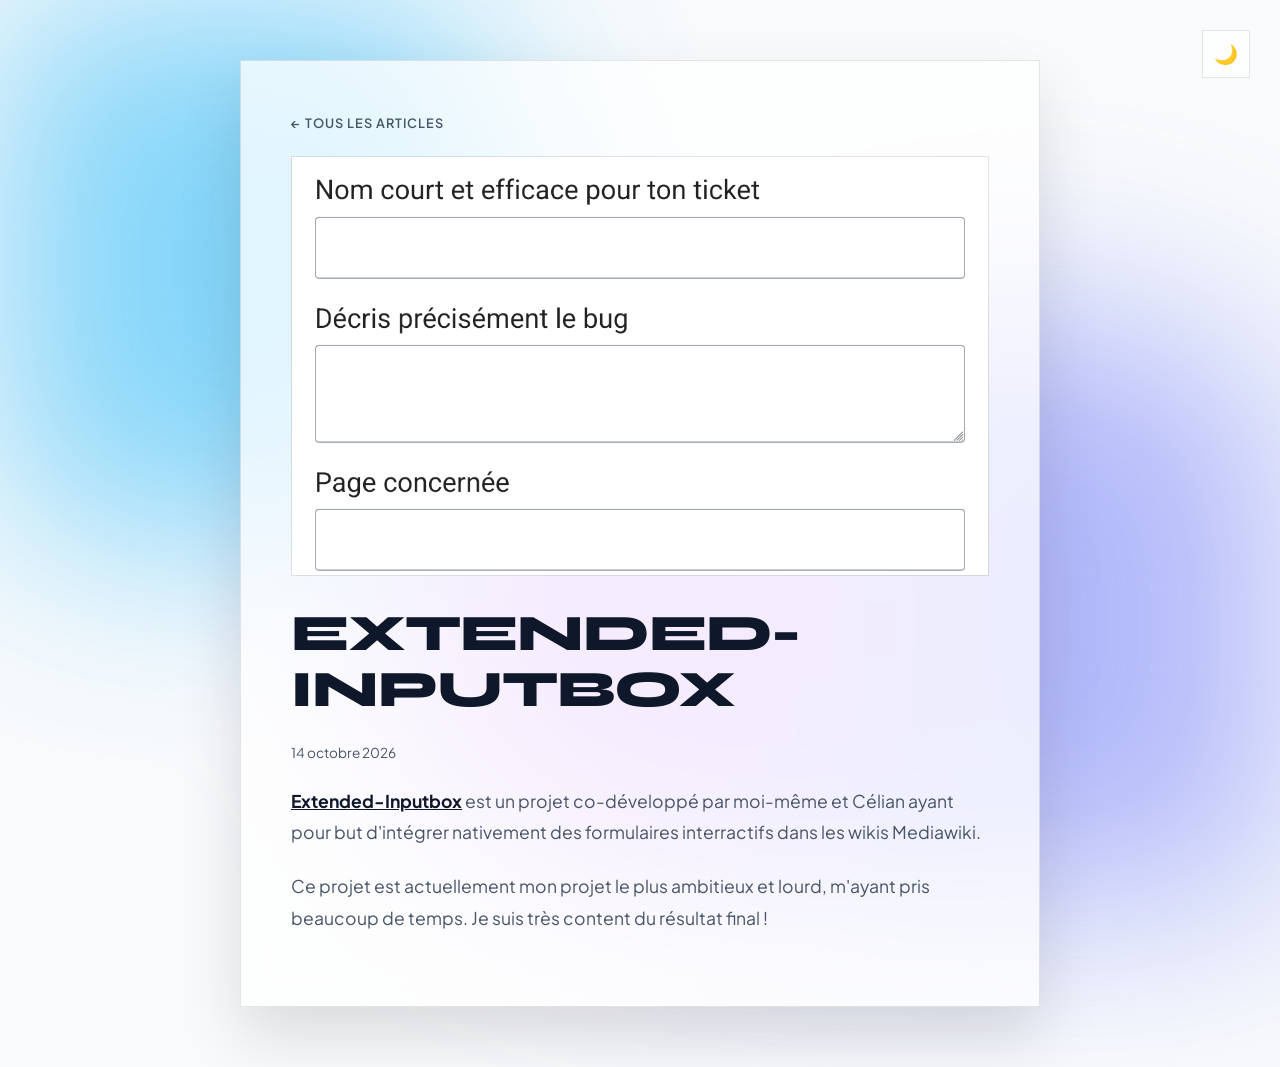
<file: article1.html>
<!DOCTYPE html>
<html lang="fr" data-theme="dark">
<head>
    <meta charset="UTF-8">
    <meta name="viewport" content="width=device-width, initial-scale=1.0">
    <title>Extended-Inputbox</title>
    <!-- ====== À MODIFIER : titre (balise title ci-dessus), image, date, texte ====== -->
    <meta name="image" content="images/Extended-Inputbox.png">   <!-- chemin de l'image affichée AVANT le titre -->
    <meta name="date" content="2026-10-14">    <!-- AAAA-MM-JJ (facultatif) -->
    <link rel="preconnect" href="https://fonts.googleapis.com">
    <link href="https://fonts.googleapis.com/css2?family=Plus+Jakarta+Sans:wght@300;400;600&family=Syne:wght@700;800&display=swap" rel="stylesheet">
    <link rel="stylesheet" href="blog.css">
</head>
<body>
    <div class="gradient-bg"><div class="blob blob-1"></div><div class="blob blob-2"></div><div class="blob blob-3"></div></div>
    <button class="theme-toggle" id="themeToggle" aria-label="Changer le thème"><span id="themeIcon">☀️</span></button>
    <div class="container"><div class="card">
        <div id="blog-root" data-mode="article"></div>
        <!-- Le texte : séparez les paragraphes par une ligne vide -->
        <script type="text/plain" id="texte">
**[Extended-Inputbox](https://github.com/janusdevikidia/Extended-Inputbox/)** est un projet co-développé par moi-même et Célian ayant pour but d'intégrer nativement des formulaires interractifs dans les wikis Mediawiki.

Ce projet est actuellement mon projet le plus ambitieux et lourd, m'ayant pris beaucoup de temps. Je suis très content du résultat final !
        </script>
    </div></div>
    <script src="blog.js"></script>
</body>
</html>
</file>
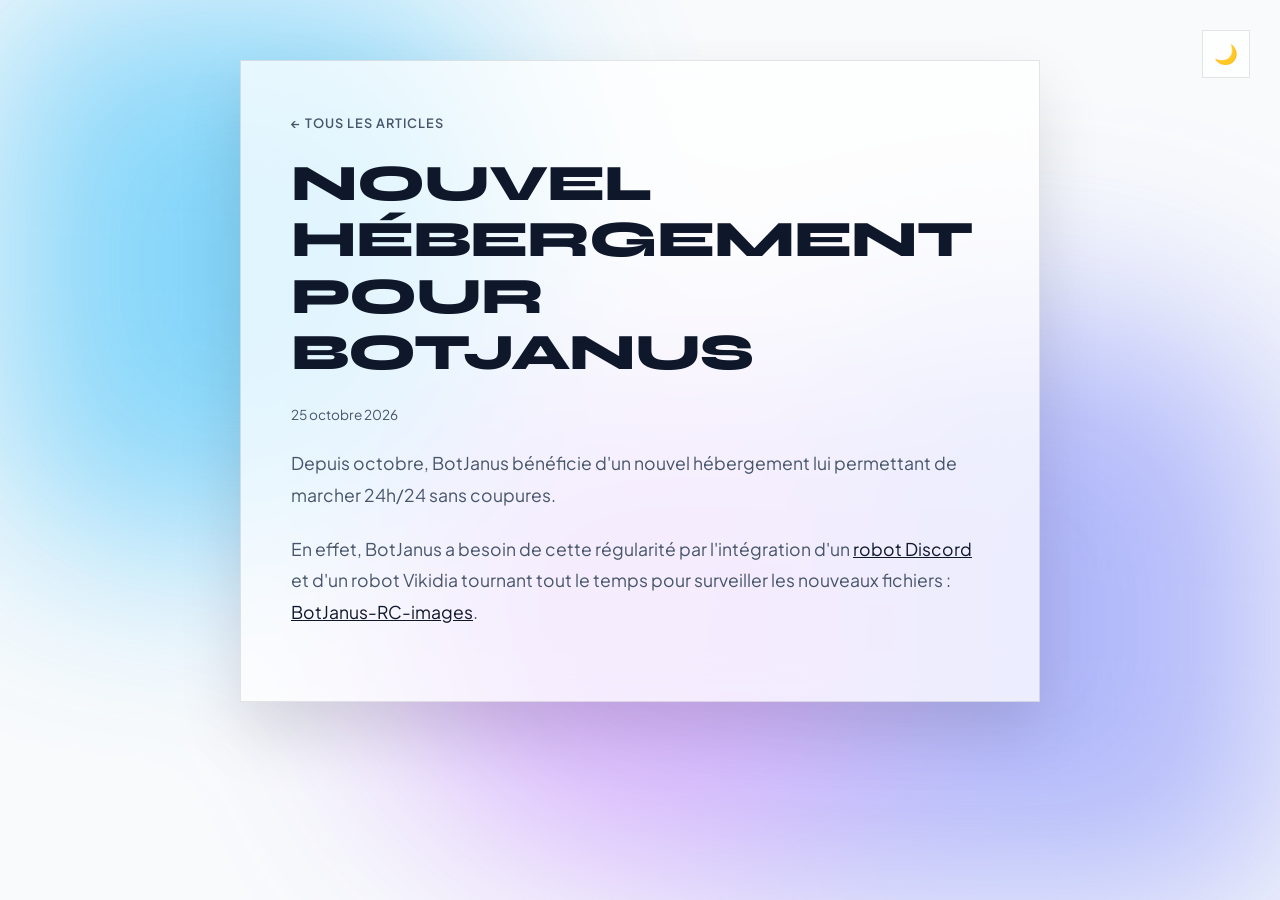
<file: article2.html>
<!DOCTYPE html>
<html lang="fr" data-theme="dark">
<head>
    <meta charset="UTF-8">
    <meta name="viewport" content="width=device-width, initial-scale=1.0">
    <title>Nouvel hébergement pour BotJanus</title>
    <meta name="image" content="">   <!-- chemin de l'image affichée AVANT le titre -->
    <meta name="date" content="2026-10-25">    <!-- AAAA-MM-JJ (facultatif) -->
    <link rel="preconnect" href="https://fonts.googleapis.com">
    <link href="https://fonts.googleapis.com/css2?family=Plus+Jakarta+Sans:wght@300;400;600&family=Syne:wght@700;800&display=swap" rel="stylesheet">
    <link rel="stylesheet" href="blog.css">
</head>
<body>
    <div class="gradient-bg"><div class="blob blob-1"></div><div class="blob blob-2"></div><div class="blob blob-3"></div></div>
    <button class="theme-toggle" id="themeToggle" aria-label="Changer le thème"><span id="themeIcon">☀️</span></button>
    <div class="container"><div class="card">
        <div id="blog-root" data-mode="article"></div>
        <!-- Le texte : séparez les paragraphes par une ligne vide -->
        <script type="text/plain" id="texte">
Depuis octobre, BotJanus bénéficie d'un nouvel hébergement lui permettant de marcher 24h/24 sans coupures.

En effet, BotJanus a besoin de cette régularité par l'intégration d'un [robot Discord](https://github.com/BotJanus/BotJanus-Discord) et d'un robot Vikidia tournant tout le temps pour surveiller les nouveaux fichiers : [BotJanus-RC-images](https://github.com/BotJanus/BotJanus-RC-images).
        </script>
    </div></div>
    <script src="blog.js"></script>
</body>
</html>
</file>
<file: blog.css>
/* Styles partagés du blog (reprend le thème de la page d'accueil) */
:root[data-theme="dark"]{--bg-color:#08080a;--gradient-1:#4f46e5;--gradient-2:#7c3aed;--gradient-3:#2563eb;--card-bg:rgba(18,18,22,.65);--card-border:rgba(255,255,255,.12);--text-main:#fff;--text-muted:#a1a1aa;--btn-primary-bg:#fff;--btn-primary-text:#000}
:root[data-theme="light"]{--bg-color:#f8fafc;--gradient-1:#38bdf8;--gradient-2:#818cf8;--gradient-3:#c084fc;--card-bg:rgba(255,255,255,.75);--card-border:rgba(0,0,0,.1);--text-main:#0f172a;--text-muted:#475569;--btn-primary-bg:#000;--btn-primary-text:#fff}
*{margin:0;padding:0;box-sizing:border-box;transition:background-color .4s,color .4s,border-color .4s}
body{font-family:'Plus Jakarta Sans',sans-serif;background:var(--bg-color);color:var(--text-main);min-height:100vh;position:relative;overflow-x:hidden;padding:20px}
.gradient-bg{position:fixed;inset:0;z-index:0;overflow:hidden;filter:blur(100px);opacity:.6;pointer-events:none}
.blob{position:absolute;border-radius:50%;animation:float 18s ease-in-out infinite alternate}
.blob-1{top:-10%;left:-10%;width:50vw;height:50vw;background:var(--gradient-1)}
.blob-2{bottom:-20%;right:-10%;width:60vw;height:60vw;background:var(--gradient-2);animation-delay:-6s}
.blob-3{top:40%;left:30%;width:40vw;height:40vw;background:var(--gradient-3);animation-delay:-12s}
@keyframes float{0%{transform:translate(0,0) scale(1)}50%{transform:translate(80px,40px) scale(1.1)}100%{transform:translate(-40px,80px) scale(.9)}}
.theme-toggle{position:fixed;top:30px;right:30px;z-index:10;background:var(--card-bg);border:1px solid var(--card-border);color:var(--text-main);width:48px;height:48px;cursor:pointer;font-size:1.2rem;backdrop-filter:blur(12px)}
.theme-toggle:hover{border-color:var(--text-main)}
.container{position:relative;z-index:1;width:100%;max-width:800px;margin:40px auto}
.card{background:var(--card-bg);backdrop-filter:blur(20px);border:1px solid var(--card-border);padding:50px;box-shadow:0 30px 60px rgba(0,0,0,.12)}
.badge-header{display:inline-block;font-size:.75rem;font-weight:600;text-transform:uppercase;letter-spacing:2px;margin-bottom:20px;color:var(--text-muted);border-left:2px solid var(--text-main);padding-left:10px}
h1{font-family:'Syne',sans-serif;font-size:clamp(2rem,5vw,3.2rem);font-weight:800;line-height:1.1;letter-spacing:-1px;margin-bottom:25px;text-transform:uppercase}
.back{display:inline-block;margin-bottom:25px;color:var(--text-muted);text-decoration:none;font-size:.8rem;font-weight:600;letter-spacing:1px;text-transform:uppercase}
.back:hover{color:var(--text-main)}
.meta{color:var(--text-muted);font-size:.85rem;margin-bottom:25px}
.cover{display:block;width:100%;max-height:420px;object-fit:cover;margin-bottom:30px;border:1px solid var(--card-border)}
.texte p{font-size:1.1rem;line-height:1.8;color:var(--text-muted);margin-bottom:22px}
.posts{display:grid;gap:24px}
.post{display:block;text-decoration:none;color:inherit;border:1px solid var(--card-border);background:var(--card-bg);transition:transform .2s,border-color .2s}
.post:hover{transform:translateY(-3px);border-color:var(--text-main)}
.post img{display:block;width:100%;height:220px;object-fit:cover}
.post-body{padding:22px 26px}
.post h2{font-family:'Syne',sans-serif;font-size:1.5rem;text-transform:uppercase;margin-bottom:8px}
.post p{color:var(--text-muted);line-height:1.6}
.empty{color:var(--text-muted)}
@media(max-width:640px){.card{padding:30px 22px}.theme-toggle{top:15px;right:15px}}
.texte h2,.texte h3{font-family:'Syne',sans-serif;text-transform:uppercase;margin:34px 0 14px;line-height:1.2}
.texte h2{font-size:1.6rem}.texte h3{font-size:1.2rem}
.texte strong{color:var(--text-main)}
.texte a{color:var(--text-main);text-decoration:underline}
.texte ul{margin:0 0 22px 1.3em;color:var(--text-muted);font-size:1.1rem;line-height:1.8}
.texte blockquote{border-left:2px solid var(--text-main);padding:4px 0 4px 18px;margin:0 0 22px;color:var(--text-muted);font-size:1.1rem;line-height:1.8;font-style:italic}
.texte code{background:var(--card-border);padding:2px 6px;font-size:.95em}
.texte img{display:block;max-width:100%;margin:0 0 22px;border:1px solid var(--card-border)}
</file>
